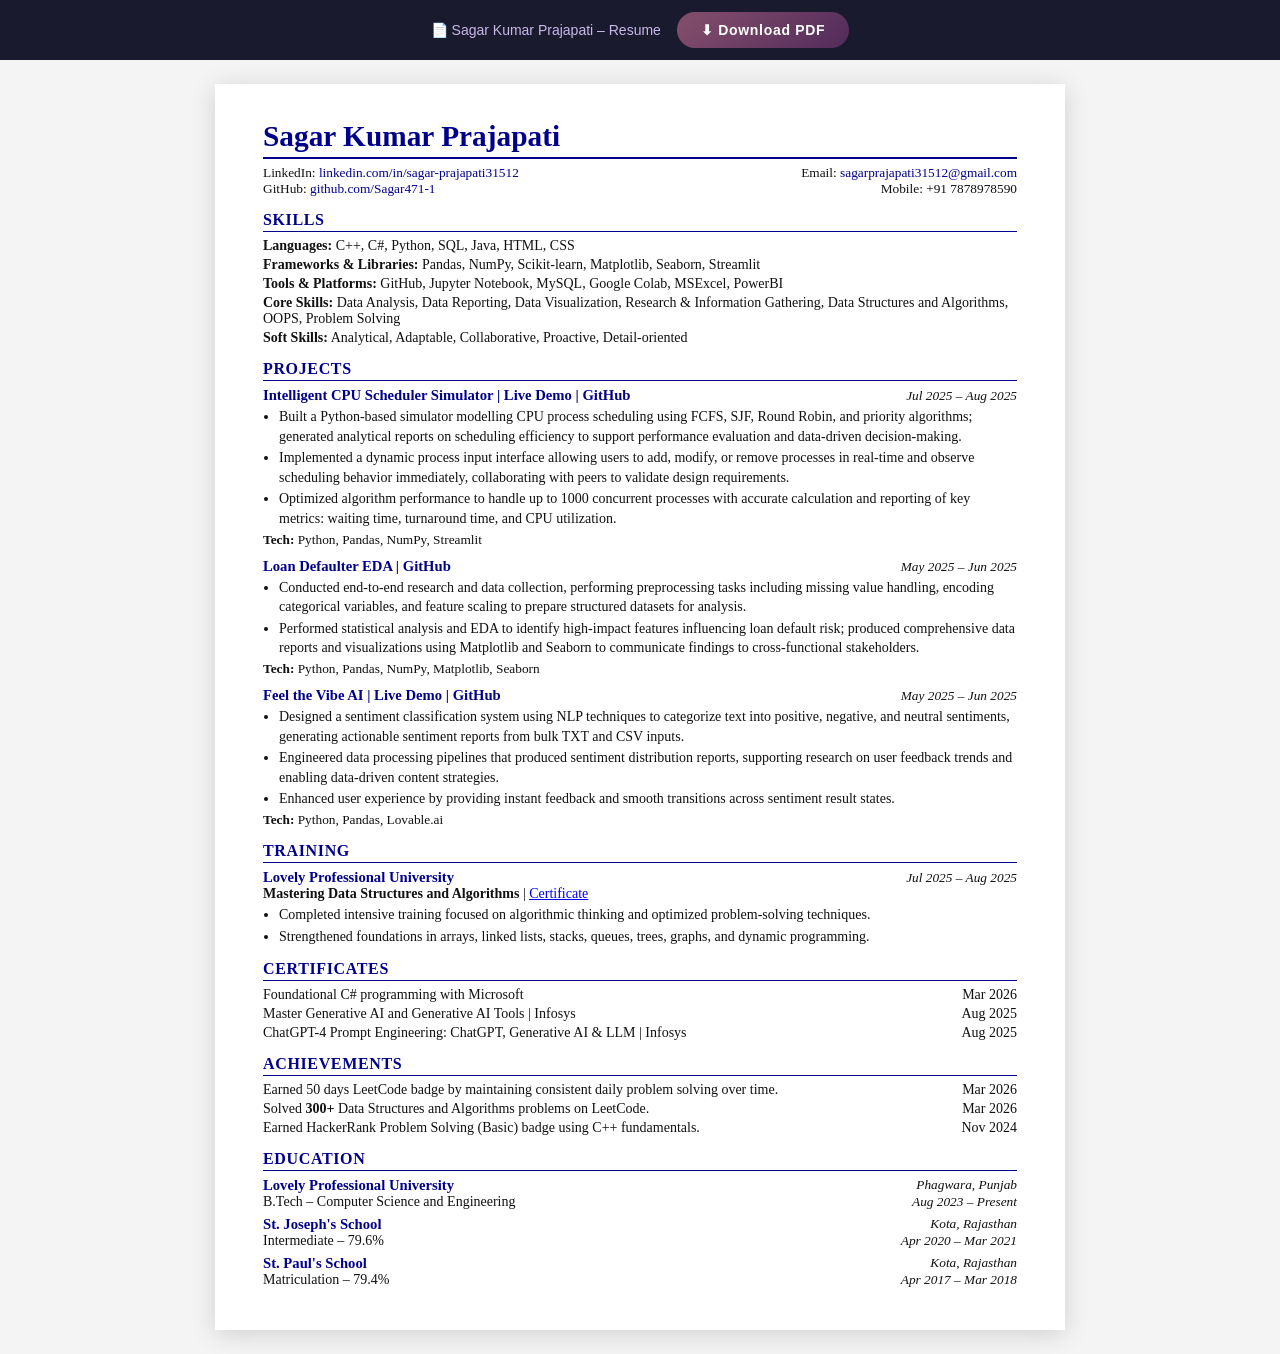
<file: resume.html>
<!DOCTYPE html>
<html lang="en">
<head>
    <meta charset="UTF-8">
    <meta name="viewport" content="width=device-width, initial-scale=1.0">
    <title>Sagar Kumar Prajapati – Resume</title>
    <style>
        /* -------- RESET & BASE -------- */
        * { margin: 0; padding: 0; box-sizing: border-box; }
        body {
            font-family: 'Times New Roman', Times, serif;
            font-size: 11pt;
            color: #111;
            background: #f4f4f4;
        }

        /* -------- DOWNLOAD BUTTON (hidden when printing) -------- */
        .download-bar {
            background: #1a1a2e;
            padding: 12px 24px;
            display: flex;
            align-items: center;
            justify-content: center;
            gap: 16px;
            position: sticky;
            top: 0;
            z-index: 100;
        }
        .download-bar span {
            color: #c9b8e8;
            font-family: Arial, sans-serif;
            font-size: 14px;
        }
        .btn-download {
            background: linear-gradient(135deg, #854F6C, #522B5B);
            color: white;
            border: none;
            padding: 10px 24px;
            border-radius: 999px;
            font-family: Arial, sans-serif;
            font-size: 14px;
            font-weight: bold;
            cursor: pointer;
            letter-spacing: 0.05em;
            display: inline-flex;
            align-items: center;
            gap: 8px;
            transition: all 0.2s;
            text-decoration: none;
        }
        .btn-download:hover { background: linear-gradient(135deg, #9e607f, #6b3a72); transform: scale(1.03); }

        /* -------- RESUME PAPER -------- */
        .page {
            background: white;
            width: 850px;
            max-width: 100%;
            margin: 24px auto;
            padding: 36px 48px;
            box-shadow: 0 4px 24px rgba(0,0,0,0.15);
        }

        /* -------- HEADER -------- */
        .header-name {
            font-size: 22pt;
            font-weight: bold;
            color: #00008B;
            border-bottom: 2px solid #00008B;
            padding-bottom: 4px;
            margin-bottom: 6px;
        }
        .header-contacts {
            display: flex;
            justify-content: space-between;
            font-size: 10pt;
            margin-bottom: 2px;
        }
        .header-contacts a { color: #00008B; text-decoration: none; }
        .header-contacts .right { text-align: right; }

        /* -------- SECTIONS -------- */
        .section { margin-top: 14px; }
        .section-title {
            font-size: 12pt;
            font-weight: bold;
            text-transform: uppercase;
            color: #00008B;
            border-bottom: 1.5px solid #00008B;
            padding-bottom: 2px;
            margin-bottom: 6px;
            letter-spacing: 0.04em;
        }

        /* -------- SKILLS -------- */
        .skill-row { margin-bottom: 3px; font-size: 10.5pt; }
        .skill-label { font-weight: bold; }

        /* -------- PROJECTS / EXPERIENCE -------- */
        .entry { margin-bottom: 10px; }
        .entry-header { display: flex; justify-content: space-between; align-items: baseline; }
        .entry-title { font-weight: bold; color: #00008B; font-size: 11pt; }
        .entry-title a { color: #00008B; text-decoration: none; }
        .entry-title a:hover { text-decoration: underline; }
        .entry-date { font-size: 10pt; font-style: italic; white-space: nowrap; margin-left: 8px; }
        .entry-sub { font-size: 10.5pt; margin-bottom: 2px; }
        .entry ul { margin-left: 16px; margin-top: 3px; }
        .entry ul li { margin-bottom: 2px; font-size: 10.5pt; line-height: 1.4; }
        .tech-line { margin-top: 3px; font-size: 10pt; }
        .tech-label { font-weight: bold; }

        /* -------- CERTS & ACHIEVEMENTS -------- */
        .cert-row, .achieve-row {
            display: flex;
            justify-content: space-between;
            font-size: 10.5pt;
            margin-bottom: 3px;
        }
        .cert-row a { color: #00008B; text-decoration: none; }

        /* -------- EDUCATION -------- */
        .edu-entry { margin-bottom: 6px; }
        .edu-header { display: flex; justify-content: space-between; }
        .edu-inst { font-weight: bold; color: #00008B; font-size: 11pt; }
        .edu-loc { font-size: 10pt; font-style: italic; }
        .edu-degree { font-size: 10.5pt; }
        .edu-dates { font-size: 10pt; font-style: italic; }

        /* -------- PRINT STYLES -------- */
        @media print {
            body { background: white; font-size: 10.5pt; }
            .download-bar { display: none !important; }
            .page { margin: 0; padding: 20px 32px; box-shadow: none; width: 100%; max-width: 100%; }
            @page { margin: 0.6in 0.5in; }
            a { color: #00008B !important; }
        }
    </style>
</head>
<body>

<!-- Download Bar -->
<div class="download-bar">
    <span>📄 Sagar Kumar Prajapati – Resume</span>
    <button class="btn-download" onclick="window.print()">
        ⬇ Download PDF
    </button>
</div>

<!-- Resume Paper -->
<div class="page">

    <!-- Header -->
    <div class="header-name">Sagar Kumar Prajapati</div>
    <div class="header-contacts">
        <div class="left">
            LinkedIn: <a href="https://linkedin.com/in/sagar-prajapati31512" target="_blank">linkedin.com/in/sagar-prajapati31512</a><br>
            GitHub: <a href="https://github.com/Sagar471-1" target="_blank">github.com/Sagar471-1</a>
        </div>
        <div class="right">
            Email: <a href="mailto:sagarprajapati31512@gmail.com">sagarprajapati31512@gmail.com</a><br>
            Mobile: +91 7878978590
        </div>
    </div>

    <!-- Skills -->
    <div class="section">
        <div class="section-title">Skills</div>
        <div class="skill-row"><span class="skill-label">Languages:</span> C++, C#, Python, SQL, Java, HTML, CSS</div>
        <div class="skill-row"><span class="skill-label">Frameworks &amp; Libraries:</span> Pandas, NumPy, Scikit-learn, Matplotlib, Seaborn, Streamlit</div>
        <div class="skill-row"><span class="skill-label">Tools &amp; Platforms:</span> GitHub, Jupyter Notebook, MySQL, Google Colab, MSExcel, PowerBI</div>
        <div class="skill-row"><span class="skill-label">Core Skills:</span> Data Analysis, Data Reporting, Data Visualization, Research &amp; Information Gathering, Data Structures and Algorithms, OOPS, Problem Solving</div>
        <div class="skill-row"><span class="skill-label">Soft Skills:</span> Analytical, Adaptable, Collaborative, Proactive, Detail-oriented</div>
    </div>

    <!-- Projects -->
    <div class="section">
        <div class="section-title">Projects</div>

        <div class="entry">
            <div class="entry-header">
                <div class="entry-title">
                    Intelligent CPU Scheduler Simulator |
                    <a href="https://intelligentcpuscheduler.vercel.app/" target="_blank">Live Demo</a> |
                    <a href="https://github.com/Sagar471-1" target="_blank">GitHub</a>
                </div>
                <div class="entry-date">Jul 2025 – Aug 2025</div>
            </div>
            <ul>
                <li>Built a Python-based simulator modelling CPU process scheduling using FCFS, SJF, Round Robin, and priority algorithms; generated analytical reports on scheduling efficiency to support performance evaluation and data-driven decision-making.</li>
                <li>Implemented a dynamic process input interface allowing users to add, modify, or remove processes in real-time and observe scheduling behavior immediately, collaborating with peers to validate design requirements.</li>
                <li>Optimized algorithm performance to handle up to 1000 concurrent processes with accurate calculation and reporting of key metrics: waiting time, turnaround time, and CPU utilization.</li>
            </ul>
            <div class="tech-line"><span class="tech-label">Tech:</span> Python, Pandas, NumPy, Streamlit</div>
        </div>

        <div class="entry">
            <div class="entry-header">
                <div class="entry-title">
                    Loan Defaulter EDA |
                    <a href="https://github.com/Sagar471-1" target="_blank">GitHub</a>
                </div>
                <div class="entry-date">May 2025 – Jun 2025</div>
            </div>
            <ul>
                <li>Conducted end-to-end research and data collection, performing preprocessing tasks including missing value handling, encoding categorical variables, and feature scaling to prepare structured datasets for analysis.</li>
                <li>Performed statistical analysis and EDA to identify high-impact features influencing loan default risk; produced comprehensive data reports and visualizations using Matplotlib and Seaborn to communicate findings to cross-functional stakeholders.</li>
            </ul>
            <div class="tech-line"><span class="tech-label">Tech:</span> Python, Pandas, NumPy, Matplotlib, Seaborn</div>
        </div>

        <div class="entry">
            <div class="entry-header">
                <div class="entry-title">
                    Feel the Vibe AI |
                    <a href="https://feel-the-vibe-ai.lovable.app/" target="_blank">Live Demo</a> |
                    <a href="https://github.com/Sagar471-1" target="_blank">GitHub</a>
                </div>
                <div class="entry-date">May 2025 – Jun 2025</div>
            </div>
            <ul>
                <li>Designed a sentiment classification system using NLP techniques to categorize text into positive, negative, and neutral sentiments, generating actionable sentiment reports from bulk TXT and CSV inputs.</li>
                <li>Engineered data processing pipelines that produced sentiment distribution reports, supporting research on user feedback trends and enabling data-driven content strategies.</li>
                <li>Enhanced user experience by providing instant feedback and smooth transitions across sentiment result states.</li>
            </ul>
            <div class="tech-line"><span class="tech-label">Tech:</span> Python, Pandas, Lovable.ai</div>
        </div>
    </div>

    <!-- Training -->
    <div class="section">
        <div class="section-title">Training</div>
        <div class="entry">
            <div class="entry-header">
                <div class="entry-title">Lovely Professional University</div>
                <div class="entry-date">Jul 2025 – Aug 2025</div>
            </div>
            <div class="entry-sub"><strong>Mastering Data Structures and Algorithms</strong> | <a href="https://github.com/Sagar471-1" target="_blank">Certificate</a></div>
            <ul>
                <li>Completed intensive training focused on algorithmic thinking and optimized problem-solving techniques.</li>
                <li>Strengthened foundations in arrays, linked lists, stacks, queues, trees, graphs, and dynamic programming.</li>
            </ul>
        </div>
    </div>

    <!-- Certificates -->
    <div class="section">
        <div class="section-title">Certificates</div>
        <div class="cert-row">
            <span>Foundational C# programming with Microsoft</span>
            <span>Mar 2026</span>
        </div>
        <div class="cert-row">
            <span>Master Generative AI and Generative AI Tools | Infosys</span>
            <span>Aug 2025</span>
        </div>
        <div class="cert-row">
            <span>ChatGPT-4 Prompt Engineering: ChatGPT, Generative AI &amp; LLM | Infosys</span>
            <span>Aug 2025</span>
        </div>
    </div>

    <!-- Achievements -->
    <div class="section">
        <div class="section-title">Achievements</div>
        <div class="achieve-row">
            <span>Earned 50 days LeetCode badge by maintaining consistent daily problem solving over time.</span>
            <span>Mar 2026</span>
        </div>
        <div class="achieve-row">
            <span>Solved <strong>300+</strong> Data Structures and Algorithms problems on LeetCode.</span>
            <span>Mar 2026</span>
        </div>
        <div class="achieve-row">
            <span>Earned HackerRank Problem Solving (Basic) badge using C++ fundamentals.</span>
            <span>Nov 2024</span>
        </div>
    </div>

    <!-- Education -->
    <div class="section">
        <div class="section-title">Education</div>

        <div class="edu-entry">
            <div class="edu-header">
                <span class="edu-inst">Lovely Professional University</span>
                <span class="edu-loc">Phagwara, Punjab</span>
            </div>
            <div class="edu-header">
                <span class="edu-degree">B.Tech – Computer Science and Engineering</span>
                <span class="edu-dates">Aug 2023 – Present</span>
            </div>
        </div>

        <div class="edu-entry">
            <div class="edu-header">
                <span class="edu-inst">St. Joseph's School</span>
                <span class="edu-loc">Kota, Rajasthan</span>
            </div>
            <div class="edu-header">
                <span class="edu-degree">Intermediate – 79.6%</span>
                <span class="edu-dates">Apr 2020 – Mar 2021</span>
            </div>
        </div>

        <div class="edu-entry">
            <div class="edu-header">
                <span class="edu-inst">St. Paul's School</span>
                <span class="edu-loc">Kota, Rajasthan</span>
            </div>
            <div class="edu-header">
                <span class="edu-degree">Matriculation – 79.4%</span>
                <span class="edu-dates">Apr 2017 – Mar 2018</span>
            </div>
        </div>
    </div>

</div>

</body>
</html>
</file>
